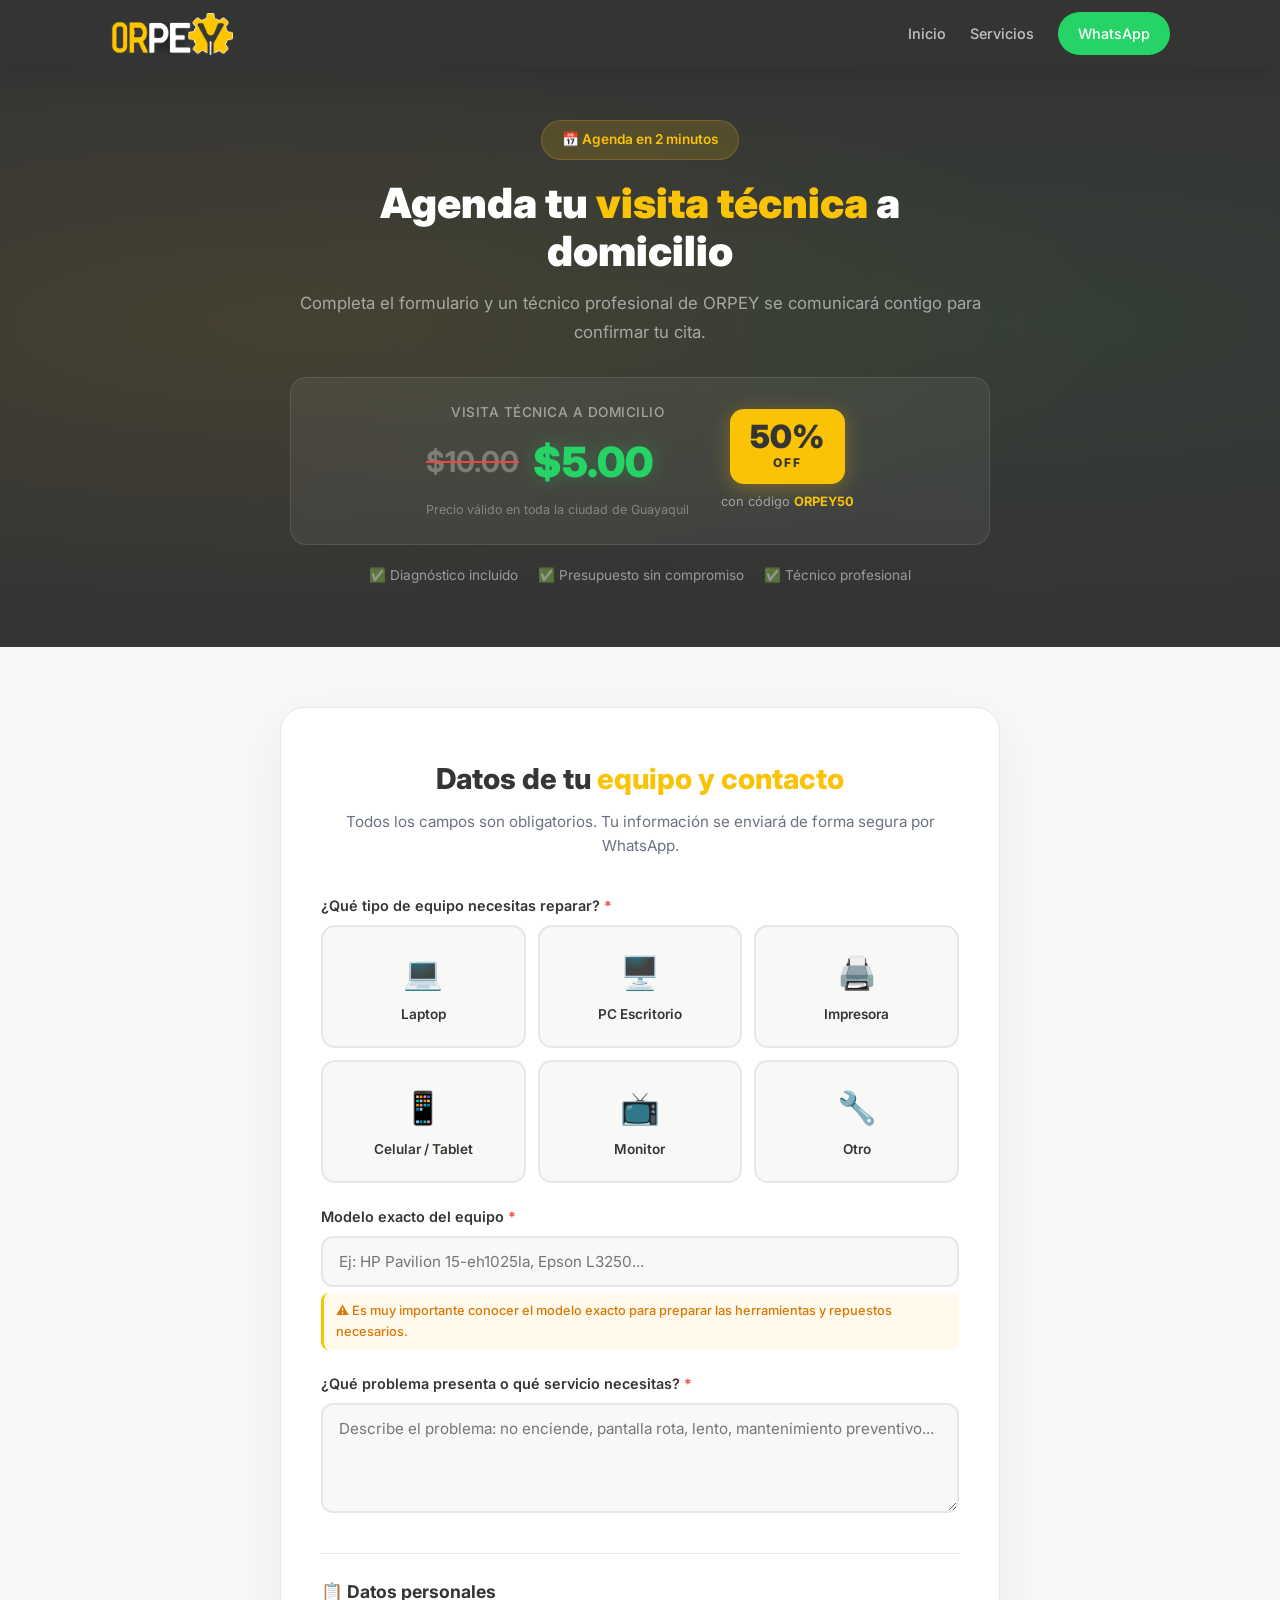
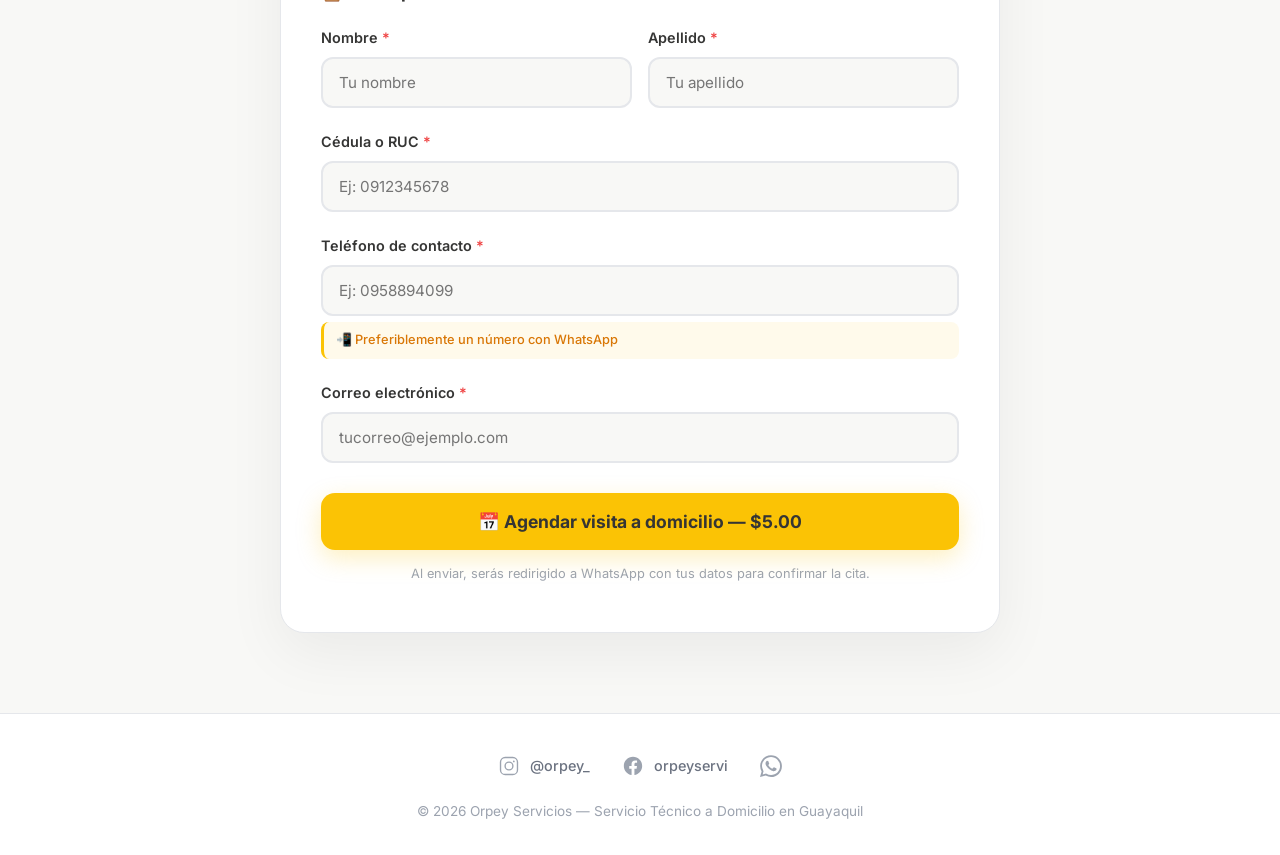
<file: agendar.html>
<!DOCTYPE html>
<html lang="es">
<head>
  <meta charset="UTF-8">
  <meta name="viewport" content="width=device-width, initial-scale=1.0">
  <title>Agendar Visita — Orpey Servicios</title>
  <meta name="description" content="Agenda tu visita técnica a domicilio en Guayaquil. Completa el formulario y un técnico de ORPEY llegará a tu ubicación.">
  <link rel="preconnect" href="https://fonts.googleapis.com">
  <link rel="preconnect" href="https://fonts.gstatic.com" crossorigin>
  <link href="https://fonts.googleapis.com/css2?family=Inter:wght@400;500;600;700;800;900&display=swap" rel="stylesheet">
  <link rel="stylesheet" href="agendar.css">
</head>
<body>
  <header id="header" class="scrolled">
    <div class="container">
      <a href="index.html" class="logo-link">
        <img src="logo-orpey.png" alt="Orpey Servicios" style="height:42px">
      </a>
      <nav class="nav-menu" id="navMenu">
        <a href="index.html">Inicio</a>
        <a href="index.html#servicios">Servicios</a>
        <a href="https://wa.me/593958894099" class="btn-whatsapp-nav" target="_blank">WhatsApp</a>
      </nav>
      <button class="menu-toggle" onclick="document.getElementById('navMenu').classList.toggle('open')" aria-label="Menú">
        <span></span><span></span><span></span>
      </button>
    </div>
  </header>

  <!-- HERO PRICING -->
  <section class="hero-agendar">
    <div class="container">
      <div class="hero-agendar-content">
        <span class="hero-badge">📅 Agenda en 2 minutos</span>
        <h1>Agenda tu <span>visita técnica</span> a domicilio</h1>
        <p>Completa el formulario y un técnico profesional de ORPEY se comunicará contigo para confirmar tu cita.</p>
        <div class="pricing-box">
          <div class="pricing-left">
            <div class="pricing-label">Visita técnica a domicilio</div>
            <div class="pricing-prices">
              <span class="price-old">$10.00</span>
              <span class="price-new">$5.00</span>
            </div>
            <div class="pricing-note">Precio válido en toda la ciudad de Guayaquil</div>
          </div>
          <div class="pricing-right">
            <div class="discount-badge">
              <span class="discount-num">50%</span>
              <span class="discount-label">OFF</span>
            </div>
            <div class="discount-sub">con código <strong>ORPEY50</strong></div>
          </div>
        </div>
        <div class="pricing-includes">
          <span>✅ Diagnóstico incluido</span>
          <span>✅ Presupuesto sin compromiso</span>
          <span>✅ Técnico profesional</span>
        </div>
      </div>
    </div>
  </section>

  <!-- FORMULARIO -->
  <section class="form-section" id="formulario">
    <div class="container">
      <div class="form-wrapper">
        <div class="form-header">
          <h2>Datos de tu <span>equipo y contacto</span></h2>
          <p>Todos los campos son obligatorios. Tu información se enviará de forma segura por WhatsApp.</p>
        </div>

        <form id="agendarForm" novalidate>
          <!-- TIPO DE EQUIPO -->
          <div class="form-group">
            <label class="form-label">¿Qué tipo de equipo necesitas reparar? <span class="req">*</span></label>
            <div class="equipment-grid" id="equipmentGrid">
              <div class="equip-card" data-value="Laptop">
                <div class="equip-icon">💻</div>
                <div class="equip-name">Laptop</div>
              </div>
              <div class="equip-card" data-value="PC de Escritorio">
                <div class="equip-icon">🖥️</div>
                <div class="equip-name">PC Escritorio</div>
              </div>
              <div class="equip-card" data-value="Impresora">
                <div class="equip-icon">🖨️</div>
                <div class="equip-name">Impresora</div>
              </div>
              <div class="equip-card" data-value="Celular / Tablet">
                <div class="equip-icon">📱</div>
                <div class="equip-name">Celular / Tablet</div>
              </div>
              <div class="equip-card" data-value="Monitor">
                <div class="equip-icon">📺</div>
                <div class="equip-name">Monitor</div>
              </div>
              <div class="equip-card" data-value="Otro">
                <div class="equip-icon">🔧</div>
                <div class="equip-name">Otro</div>
              </div>
            </div>
            <input type="hidden" id="tipoEquipo" required>
            <div class="field-error" id="errTipo">Selecciona un tipo de equipo</div>
          </div>

          <!-- MODELO -->
          <div class="form-group">
            <label class="form-label" for="modelo">Modelo exacto del equipo <span class="req">*</span></label>
            <input type="text" id="modelo" class="form-input" placeholder="Ej: HP Pavilion 15-eh1025la, Epson L3250..." required minlength="3" maxlength="100">
            <div class="field-hint">⚠️ Es muy importante conocer el modelo exacto para preparar las herramientas y repuestos necesarios.</div>
            <div class="field-error" id="errModelo">Ingresa el modelo del equipo (mín. 3 caracteres)</div>
          </div>

          <!-- PROBLEMA -->
          <div class="form-group">
            <label class="form-label" for="problema">¿Qué problema presenta o qué servicio necesitas? <span class="req">*</span></label>
            <textarea id="problema" class="form-input form-textarea" placeholder="Describe el problema: no enciende, pantalla rota, lento, mantenimiento preventivo..." required minlength="10" maxlength="500"></textarea>
            <div class="field-error" id="errProblema">Describe el problema (mín. 10 caracteres)</div>
          </div>

          <hr class="form-divider">
          <h3 class="form-section-title">📋 Datos personales</h3>

          <!-- NOMBRE Y APELLIDO -->
          <div class="form-row">
            <div class="form-group">
              <label class="form-label" for="nombre">Nombre <span class="req">*</span></label>
              <input type="text" id="nombre" class="form-input" placeholder="Tu nombre" required minlength="2" maxlength="50">
              <div class="field-error" id="errNombre">Ingresa un nombre válido</div>
            </div>
            <div class="form-group">
              <label class="form-label" for="apellido">Apellido <span class="req">*</span></label>
              <input type="text" id="apellido" class="form-input" placeholder="Tu apellido" required minlength="2" maxlength="50">
              <div class="field-error" id="errApellido">Ingresa un apellido válido</div>
            </div>
          </div>

          <!-- CEDULA / RUC -->
          <div class="form-group">
            <label class="form-label" for="cedula">Cédula o RUC <span class="req">*</span></label>
            <input type="text" id="cedula" class="form-input" placeholder="Ej: 0912345678" required maxlength="13" inputmode="numeric">
            <div class="field-error" id="errCedula">Ingresa una cédula (10 dígitos) o RUC (13 dígitos) válido</div>
          </div>

          <!-- TELEFONO -->
          <div class="form-group">
            <label class="form-label" for="telefono">Teléfono de contacto <span class="req">*</span></label>
            <input type="tel" id="telefono" class="form-input" placeholder="Ej: 0958894099" required maxlength="10" inputmode="numeric">
            <div class="field-hint">📲 Preferiblemente un número con WhatsApp</div>
            <div class="field-error" id="errTelefono">Ingresa un número de 10 dígitos</div>
          </div>

          <!-- EMAIL -->
          <div class="form-group">
            <label class="form-label" for="email">Correo electrónico <span class="req">*</span></label>
            <input type="email" id="email" class="form-input" placeholder="tucorreo@ejemplo.com" required maxlength="100">
            <div class="field-error" id="errEmail">Ingresa un correo electrónico válido</div>
          </div>

          <button type="submit" class="btn btn-submit" id="btnSubmit">
            <span>📅 Agendar visita a domicilio — $5.00</span>
          </button>
          <div class="form-footer-note">Al enviar, serás redirigido a WhatsApp con tus datos para confirmar la cita.</div>
        </form>
      </div>
    </div>
  </section>

  <!-- MODAL PROMO -->
  <div class="modal-overlay" id="modalOverlay">
    <div class="modal-card">
      <div class="modal-confetti" id="confetti"></div>
      <div class="modal-icon">🎉</div>
      <h3>¡Tu solicitud está lista!</h3>
      <p>Usa este código de descuento al confirmar tu cita para obtener el <strong>50% OFF</strong> en tu visita técnica.</p>
      <div class="modal-code-box">
        <span class="modal-code" id="modalPromoCode">ORPEY50</span>
        <button class="modal-copy-btn" id="modalCopyBtn">Copiar</button>
      </div>
      <div class="modal-pricing">
        <span class="mp-old">$10.00</span>
        <span class="mp-arrow">→</span>
        <span class="mp-new">$5.00</span>
      </div>
      <button class="btn btn-modal-send" id="btnSendWA">Enviar por WhatsApp</button>
      <small class="modal-note">Se abrirá WhatsApp con tus datos para que nuestro equipo confirme la cita.</small>
    </div>
  </div>

  <!-- FOOTER -->
  <footer>
    <div class="container">
      <div class="footer-social">
        <a href="https://www.instagram.com/orpey_" class="footer-social-link" target="_blank" aria-label="Instagram">
          <svg class="icon-instagram" viewBox="0 0 24 24" xmlns="http://www.w3.org/2000/svg"><path d="M7.75 2h8.5A5.75 5.75 0 0 1 22 7.75v8.5A5.75 5.75 0 0 1 16.25 22h-8.5A5.75 5.75 0 0 1 2 16.25v-8.5A5.75 5.75 0 0 1 7.75 2Zm0 1.5A4.25 4.25 0 0 0 3.5 7.75v8.5A4.25 4.25 0 0 0 7.75 20.5h8.5A4.25 4.25 0 0 0 20.5 16.25v-8.5A4.25 4.25 0 0 0 16.25 3.5ZM12 7a5 5 0 1 1 0 10 5 5 0 0 1 0-10Zm0 1.5a3.5 3.5 0 1 0 0 7 3.5 3.5 0 0 0 0-7Zm5.25-2.5a1 1 0 1 1 0 2 1 1 0 0 1 0-2Z"/></svg>
          <span class="social-handle">@orpey_</span>
        </a>
        <a href="https://www.facebook.com/orpeyservi" class="footer-social-link" target="_blank" aria-label="Facebook">
          <svg class="icon-facebook" viewBox="0 0 24 24" xmlns="http://www.w3.org/2000/svg"><path d="M22 12c0-5.523-4.477-10-10-10S2 6.477 2 12c0 4.991 3.657 9.128 8.438 9.878v-6.987h-2.54V12h2.54V9.797c0-2.506 1.492-3.89 3.777-3.89 1.094 0 2.238.195 2.238.195v2.46h-1.26c-1.243 0-1.63.771-1.63 1.562V12h2.773l-.443 2.89h-2.33v6.988C18.343 21.128 22 16.991 22 12Z"/></svg>
          <span class="social-handle">orpeyservi</span>
        </a>
        <a href="https://wa.me/593958894099" class="footer-social-link" target="_blank" aria-label="WhatsApp">
          <svg class="icon-whatsapp" viewBox="0 0 24 24" xmlns="http://www.w3.org/2000/svg"><path d="M17.472 14.382c-.297-.149-1.758-.867-2.03-.967-.273-.099-.471-.148-.67.15-.197.297-.767.966-.94 1.164-.173.199-.347.223-.644.075-.297-.15-1.255-.463-2.39-1.475-.883-.788-1.48-1.761-1.653-2.059-.173-.297-.018-.458.13-.606.134-.133.298-.347.446-.52.149-.174.198-.298.298-.497.099-.198.05-.371-.025-.52-.075-.149-.669-1.612-.916-2.207-.242-.579-.487-.5-.669-.51l-.57-.01c-.198 0-.52.074-.792.372-.272.297-1.04 1.016-1.04 2.479 0 1.462 1.065 2.875 1.213 3.074.149.198 2.096 3.2 5.077 4.487.709.306 1.262.489 1.694.625.712.227 1.36.195 1.871.118.571-.085 1.758-.719 2.006-1.413.248-.694.248-1.289.173-1.413-.074-.124-.272-.198-.57-.347ZM12.05 21.785h-.01a9.87 9.87 0 0 1-5.031-1.378l-.361-.214-3.741.981.998-3.648-.235-.374A9.86 9.86 0 0 1 2.18 12.01C2.18 6.58 6.6 2.16 12.04 2.16c2.634 0 5.108 1.027 6.969 2.89a9.82 9.82 0 0 1 2.893 6.98c-.003 5.43-4.423 9.845-9.852 9.845Zm0 0ZM12.04.16C5.495.16.18 5.474.18 12.01a11.82 11.82 0 0 0 1.583 5.93L0 24l6.233-1.633A11.86 11.86 0 0 0 12.05 24C18.59 24 23.9 18.685 23.903 12.15A11.82 11.82 0 0 0 20.44 3.69 11.77 11.77 0 0 0 12.04.16Z"/></svg>
        </a>
      </div>
      <p>&copy; 2026 Orpey Servicios — Servicio Técnico a Domicilio en Guayaquil</p>
    </div>
  </footer>

  <script src="agendar.js"></script>
</body>
</html>
</file>
<file: agendar.css>
*, *::before, *::after { margin: 0; padding: 0; box-sizing: border-box; }
html { scroll-behavior: smooth; }
body {
  font-family: 'Inter', sans-serif;
  color: #1F2937;
  line-height: 1.6;
  background: #F8F8F6;
  overflow-x: hidden;
}
.container { max-width: 1100px; margin: 0 auto; padding: 0 20px; }
a { text-decoration: none; color: inherit; }
img { max-width: 100%; height: auto; }

/* HEADER */
header {
  position: fixed; top: 0; left: 0; right: 0; z-index: 1000;
  padding: 12px 0; background: rgba(53,53,52,.95);
  backdrop-filter: blur(12px); box-shadow: 0 4px 30px rgba(0,0,0,.1);
}
header .container { display: flex; justify-content: space-between; align-items: center; }
.logo-link { display: flex; align-items: center; gap: 10px; }
.logo-link img { height: 38px; transition: transform .3s; }
.logo-link:hover img { transform: rotate(-5deg) scale(1.05); }

.nav-menu { display: flex; align-items: center; gap: 24px; }
.nav-menu a {
  color: rgba(255,255,255,.7); font-size: .9rem; font-weight: 500;
  transition: color .3s; position: relative;
}
.nav-menu a::after {
  content: ''; position: absolute; bottom: -4px; left: 0; width: 0; height: 2px;
  background: #FBC305; transition: width .3s;
}
.nav-menu a:hover { color: #fff; }
.nav-menu a:hover::after { width: 100%; }

.btn-whatsapp-nav {
  background: #25D366; color: #fff !important; padding: 10px 20px;
  border-radius: 30px; font-weight: 600; display: flex; align-items: center; gap: 6px;
  transition: transform .3s, box-shadow .3s !important;
}
.btn-whatsapp-nav:hover { transform: translateY(-2px) !important; box-shadow: 0 8px 20px rgba(37,211,102,.3); }
.btn-whatsapp-nav::after { display: none !important; }

.menu-toggle { display: none; flex-direction: column; gap: 5px; cursor: pointer; background: none; border: none; padding: 4px; }
.menu-toggle span { display: block; width: 22px; height: 2px; background: #fff; border-radius: 2px; transition: .3s; }

/* HERO AGENDAR */
.hero-agendar {
  background: #353534;
  padding: 120px 0 60px;
  position: relative; overflow: hidden;
}
.hero-agendar::before {
  content: ''; position: absolute; inset: 0;
  background:
    radial-gradient(ellipse at 20% 50%, rgba(251,195,5,.08) 0%, transparent 60%),
    radial-gradient(ellipse at 80% 50%, rgba(37,211,102,.05) 0%, transparent 60%);
  pointer-events: none;
}
.hero-agendar-content {
  position: relative; z-index: 1;
  max-width: 700px; margin: 0 auto; text-align: center;
}
.hero-badge {
  display: inline-flex; align-items: center; gap: 8px;
  background: rgba(251,195,5,.15); color: #FBC305;
  padding: 8px 20px; border-radius: 30px; font-size: .85rem; font-weight: 600;
  margin-bottom: 20px; border: 1px solid rgba(251,195,5,.2);
}
.hero-agendar h1 {
  font-size: 2.6rem; line-height: 1.15; color: #fff; font-weight: 900; margin-bottom: 14px;
}
.hero-agendar h1 span { color: #FBC305; }
.hero-agendar > .container > .hero-agendar-content > p {
  font-size: 1.05rem; color: rgba(255,255,255,.55); line-height: 1.7; margin-bottom: 30px;
}

/* PRICING BOX */
.pricing-box {
  display: flex; align-items: center; justify-content: center; gap: 32px;
  background: rgba(255,255,255,.06); border: 1px solid rgba(255,255,255,.1);
  border-radius: 16px; padding: 24px 36px;
  backdrop-filter: blur(8px); margin-bottom: 20px;
}
.pricing-label {
  font-size: .85rem; color: rgba(255,255,255,.5); font-weight: 500;
  text-transform: uppercase; letter-spacing: .5px; margin-bottom: 6px;
}
.pricing-prices { display: flex; align-items: center; gap: 14px; }
.price-old {
  font-size: 1.8rem; font-weight: 700; color: rgba(255,255,255,.3);
  text-decoration: line-through; text-decoration-color: #ef4444;
}
.price-new {
  font-size: 2.6rem; font-weight: 900; color: #25D366;
  text-shadow: 0 0 20px rgba(37,211,102,.3);
}
.pricing-note { font-size: .78rem; color: rgba(255,255,255,.35); margin-top: 4px; }

.pricing-right { text-align: center; }
.discount-badge {
  background: #FBC305; color: #353534; border-radius: 14px;
  padding: 12px 20px; display: inline-flex; flex-direction: column;
  align-items: center; gap: 0; animation: pulse-badge 2s ease-in-out infinite;
  box-shadow: 0 4px 20px rgba(251,195,5,.3);
}
.discount-num { font-size: 2rem; font-weight: 900; line-height: 1; }
.discount-label { font-size: .75rem; font-weight: 800; letter-spacing: 2px; }
.discount-sub { font-size: .8rem; color: rgba(255,255,255,.5); margin-top: 8px; }
.discount-sub strong { color: #FBC305; }

@keyframes pulse-badge {
  0%, 100% { transform: scale(1); box-shadow: 0 4px 20px rgba(251,195,5,.3); }
  50% { transform: scale(1.05); box-shadow: 0 4px 30px rgba(251,195,5,.5); }
}

.pricing-includes {
  display: flex; justify-content: center; gap: 20px; flex-wrap: wrap;
  font-size: .85rem; color: rgba(255,255,255,.5);
}

/* FORM SECTION */
.form-section { padding: 60px 0 80px; }
.form-wrapper {
  max-width: 720px; margin: 0 auto;
  background: #fff; border-radius: 24px;
  padding: 48px 40px; border: 1px solid #E5E7EB;
  box-shadow: 0 20px 60px rgba(0,0,0,.06);
}
.form-header { text-align: center; margin-bottom: 36px; }
.form-header h2 { font-size: 1.8rem; font-weight: 800; color: #353534; margin-bottom: 8px; }
.form-header h2 span { color: #FBC305; }
.form-header p { color: #6B7280; font-size: .95rem; }

.form-label {
  display: block; font-size: .9rem; font-weight: 600; color: #353534;
  margin-bottom: 8px;
}
.req { color: #ef4444; }

/* EQUIPMENT GRID */
.equipment-grid {
  display: grid; grid-template-columns: repeat(3, 1fr); gap: 12px;
}
.equip-card {
  background: #F8F8F6; border: 2px solid #E5E7EB; border-radius: 14px;
  padding: 20px 10px; text-align: center; cursor: pointer;
  transition: all .3s; position: relative;
}
.equip-card:hover { border-color: #FBC305; background: rgba(251,195,5,.04); transform: translateY(-3px); }
.equip-card.selected {
  border-color: #FBC305; background: rgba(251,195,5,.08);
  box-shadow: 0 0 0 3px rgba(251,195,5,.15);
}
.equip-card.selected::after {
  content: '✓'; position: absolute; top: 8px; right: 10px;
  width: 22px; height: 22px; background: #FBC305; color: #353534;
  border-radius: 50%; display: flex; align-items: center; justify-content: center;
  font-size: .75rem; font-weight: 900;
}
.equip-icon { font-size: 2rem; margin-bottom: 6px; }
.equip-name { font-size: .85rem; font-weight: 600; color: #353534; }

/* FORM INPUTS */
.form-group { margin-bottom: 22px; }
.form-input {
  width: 100%; padding: 14px 16px; border: 2px solid #E5E7EB;
  border-radius: 12px; font-size: .95rem; font-family: 'Inter', sans-serif;
  color: #353534; background: #F8F8F6; transition: all .3s; outline: none;
}
.form-input:focus { border-color: #FBC305; background: #fff; box-shadow: 0 0 0 3px rgba(251,195,5,.1); }
.form-input.error { border-color: #ef4444; background: #fef2f2; }
.form-input.valid { border-color: #25D366; }
.form-textarea { min-height: 110px; resize: vertical; }

.field-hint {
  font-size: .8rem; color: #d97706; margin-top: 6px; font-weight: 500;
  background: rgba(251,195,5,.08); padding: 8px 12px; border-radius: 8px;
  border-left: 3px solid #FBC305;
}
.field-error {
  font-size: .8rem; color: #ef4444; margin-top: 6px; font-weight: 500;
  display: none;
}
.field-error.show { display: block; }

.form-row { display: grid; grid-template-columns: 1fr 1fr; gap: 16px; }

.form-divider {
  border: none; height: 1px; background: #E5E7EB; margin: 32px 0 24px;
}
.form-section-title {
  font-size: 1.1rem; font-weight: 700; color: #353534; margin-bottom: 20px;
}

/* SUBMIT BUTTON */
.btn { display: inline-flex; align-items: center; gap: 10px; border: none; cursor: pointer; font-family: 'Inter', sans-serif; }
.btn-submit {
  width: 100%; padding: 18px; border-radius: 14px; font-size: 1.1rem; font-weight: 700;
  background: #FBC305; color: #353534; margin-top: 8px;
  transition: all .3s; position: relative; overflow: hidden;
  box-shadow: 0 8px 24px rgba(251,195,5,.25); justify-content: center;
}
.btn-submit::after { content: ''; position: absolute; inset: 0; background: rgba(255,255,255,.15); opacity: 0; transition: .3s; }
.btn-submit:hover::after { opacity: 1; }
.btn-submit:hover { transform: translateY(-3px); box-shadow: 0 12px 32px rgba(251,195,5,.35); }
.btn-submit:disabled { opacity: .5; cursor: not-allowed; transform: none; }

.form-footer-note {
  text-align: center; font-size: .8rem; color: #9CA3AF; margin-top: 14px;
}

/* MODAL */
.modal-overlay {
  position: fixed; inset: 0; background: rgba(0,0,0,.6);
  backdrop-filter: blur(6px); z-index: 9999;
  display: none; align-items: center; justify-content: center; padding: 20px;
}
.modal-overlay.active { display: flex; }
.modal-card {
  background: #fff; border-radius: 24px; padding: 44px 36px; text-align: center;
  max-width: 440px; width: 100%; position: relative; overflow: hidden;
  box-shadow: 0 30px 80px rgba(0,0,0,.2);
  animation: modal-in .4s cubic-bezier(.34,1.56,.64,1);
}
@keyframes modal-in {
  0% { transform: scale(.8) translateY(30px); opacity: 0; }
  100% { transform: scale(1) translateY(0); opacity: 1; }
}
.modal-icon { font-size: 3rem; margin-bottom: 12px; }
.modal-card h3 { font-size: 1.5rem; font-weight: 800; color: #353534; margin-bottom: 10px; }
.modal-card p { font-size: .95rem; color: #6B7280; line-height: 1.6; margin-bottom: 24px; }
.modal-card p strong { color: #FBC305; }

.modal-code-box {
  display: inline-flex; align-items: center; gap: 12px;
  background: #F8F8F6; border: 2px dashed #FBC305;
  border-radius: 14px; padding: 14px 24px; margin-bottom: 16px;
}
.modal-code {
  font-family: 'Inter', monospace; font-size: 1.6rem; font-weight: 900;
  color: #353534; letter-spacing: 3px;
}
.modal-copy-btn {
  background: #FBC305; border: none; color: #353534; padding: 8px 18px;
  border-radius: 8px; font-size: .85rem; font-weight: 700; cursor: pointer;
  font-family: 'Inter', sans-serif; transition: all .3s;
}
.modal-copy-btn:hover { background: #e5b000; }

.modal-pricing {
  display: flex; align-items: center; justify-content: center; gap: 12px;
  margin-bottom: 24px;
}
.mp-old { font-size: 1.2rem; color: #9CA3AF; text-decoration: line-through; font-weight: 600; }
.mp-arrow { font-size: 1rem; color: #9CA3AF; }
.mp-new { font-size: 1.5rem; color: #25D366; font-weight: 900; }

.btn-modal-send {
  width: 100%; padding: 16px; border-radius: 12px; font-size: 1.05rem; font-weight: 700;
  background: #25D366; color: #fff; transition: all .3s; justify-content: center;
  box-shadow: 0 6px 20px rgba(37,211,102,.25);
}
.btn-modal-send:hover { transform: translateY(-2px); box-shadow: 0 10px 28px rgba(37,211,102,.35); }
.modal-note { display: block; margin-top: 14px; font-size: .78rem; color: #9CA3AF; }

/* CONFETTI */
.modal-confetti span {
  position: absolute; width: 8px; height: 8px; border-radius: 2px;
  animation: confetti-fall 1.5s ease-out forwards; opacity: 0;
}
@keyframes confetti-fall {
  0% { transform: translateY(-40px) rotate(0deg); opacity: 1; }
  100% { transform: translateY(300px) rotate(720deg); opacity: 0; }
}

/* FOOTER */
footer {
  background: #fff; padding: 40px 0 32px; text-align: center;
  border-top: 1px solid #E5E7EB;
}
footer p { color: #9CA3AF; font-size: .85rem; }
.footer-social { display: flex; justify-content: center; gap: 32px; margin-bottom: 24px; flex-wrap: wrap; }
.footer-social-link {
  display: inline-flex; align-items: center; gap: 10px;
  color: #6B7280; font-size: .9rem; font-weight: 500; transition: color .3s;
}
.footer-social-link svg { width: 22px; height: 22px; fill: #9CA3AF; transition: fill .3s; flex-shrink: 0; }
.footer-social-link:hover svg.icon-instagram { fill: #E1306C; }
.footer-social-link:hover svg.icon-facebook { fill: #1877F2; }
.footer-social-link:hover svg.icon-whatsapp { fill: #25D366; }
.footer-social-link:hover { color: #353534; }
.social-handle { font-size: .9rem; color: #6B7280; transition: color .3s; }
.footer-social-link:hover .social-handle { color: #353534; }

/* MOBILE */
@media (max-width: 768px) {
  .nav-menu { display: none; }
  .menu-toggle { display: flex; }
  .nav-menu.open {
    display: flex; flex-direction: column; position: fixed; top: 64px;
    left: 0; right: 0; background: rgba(53,53,52,.98); backdrop-filter: blur(12px);
    padding: 20px; gap: 16px; border-top: 1px solid rgba(255,255,255,.05);
  }
  .hero-agendar { padding: 100px 0 40px; }
  .hero-agendar h1 { font-size: 1.8rem; }
  .pricing-box { flex-direction: column; gap: 20px; padding: 20px; }
  .price-new { font-size: 2rem; }
  .pricing-includes { flex-direction: column; gap: 8px; }
  .form-wrapper { padding: 28px 20px; border-radius: 18px; }
  .equipment-grid { grid-template-columns: repeat(2, 1fr); }
  .form-row { grid-template-columns: 1fr; }
  .modal-card { padding: 32px 24px; }
}
</file>
